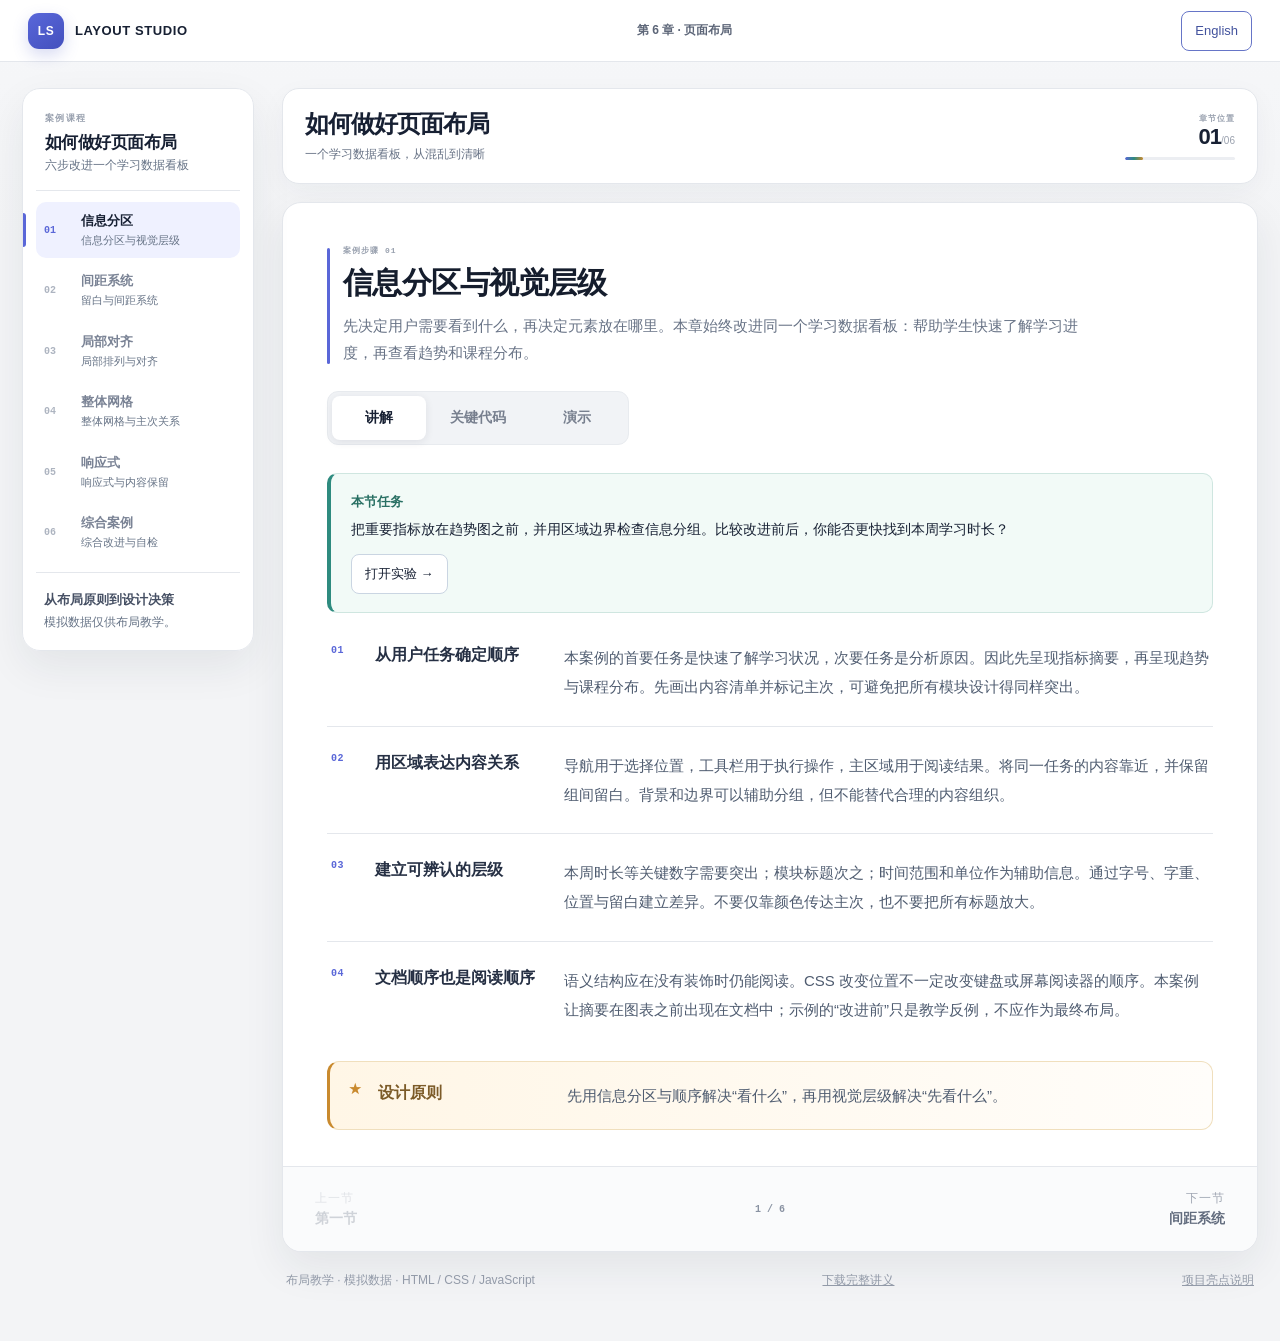
<file: index.html>
<!doctype html>
<html lang="zh-CN">
<head>
<meta charset="utf-8"><meta name="viewport" content="width=device-width,initial-scale=1">
<meta name="description" content="通过一个学习数据看板案例，学习信息层级、留白、Flex、Grid与响应式布局。完整中英双语，六节可交互实验。">
<title>页面布局 · Layout Studio</title>
<link rel="stylesheet" href="css/base.css"><link rel="stylesheet" href="css/course.css">
<script defer src="js/content.js"></script><script defer src="js/teaching-notes.js"></script><script defer src="js/main.js"></script>
</head><body><div id="app"></div><noscript>请启用 JavaScript 查看交互课程。Enable JavaScript to use this interactive course.</noscript></body></html>
</file>
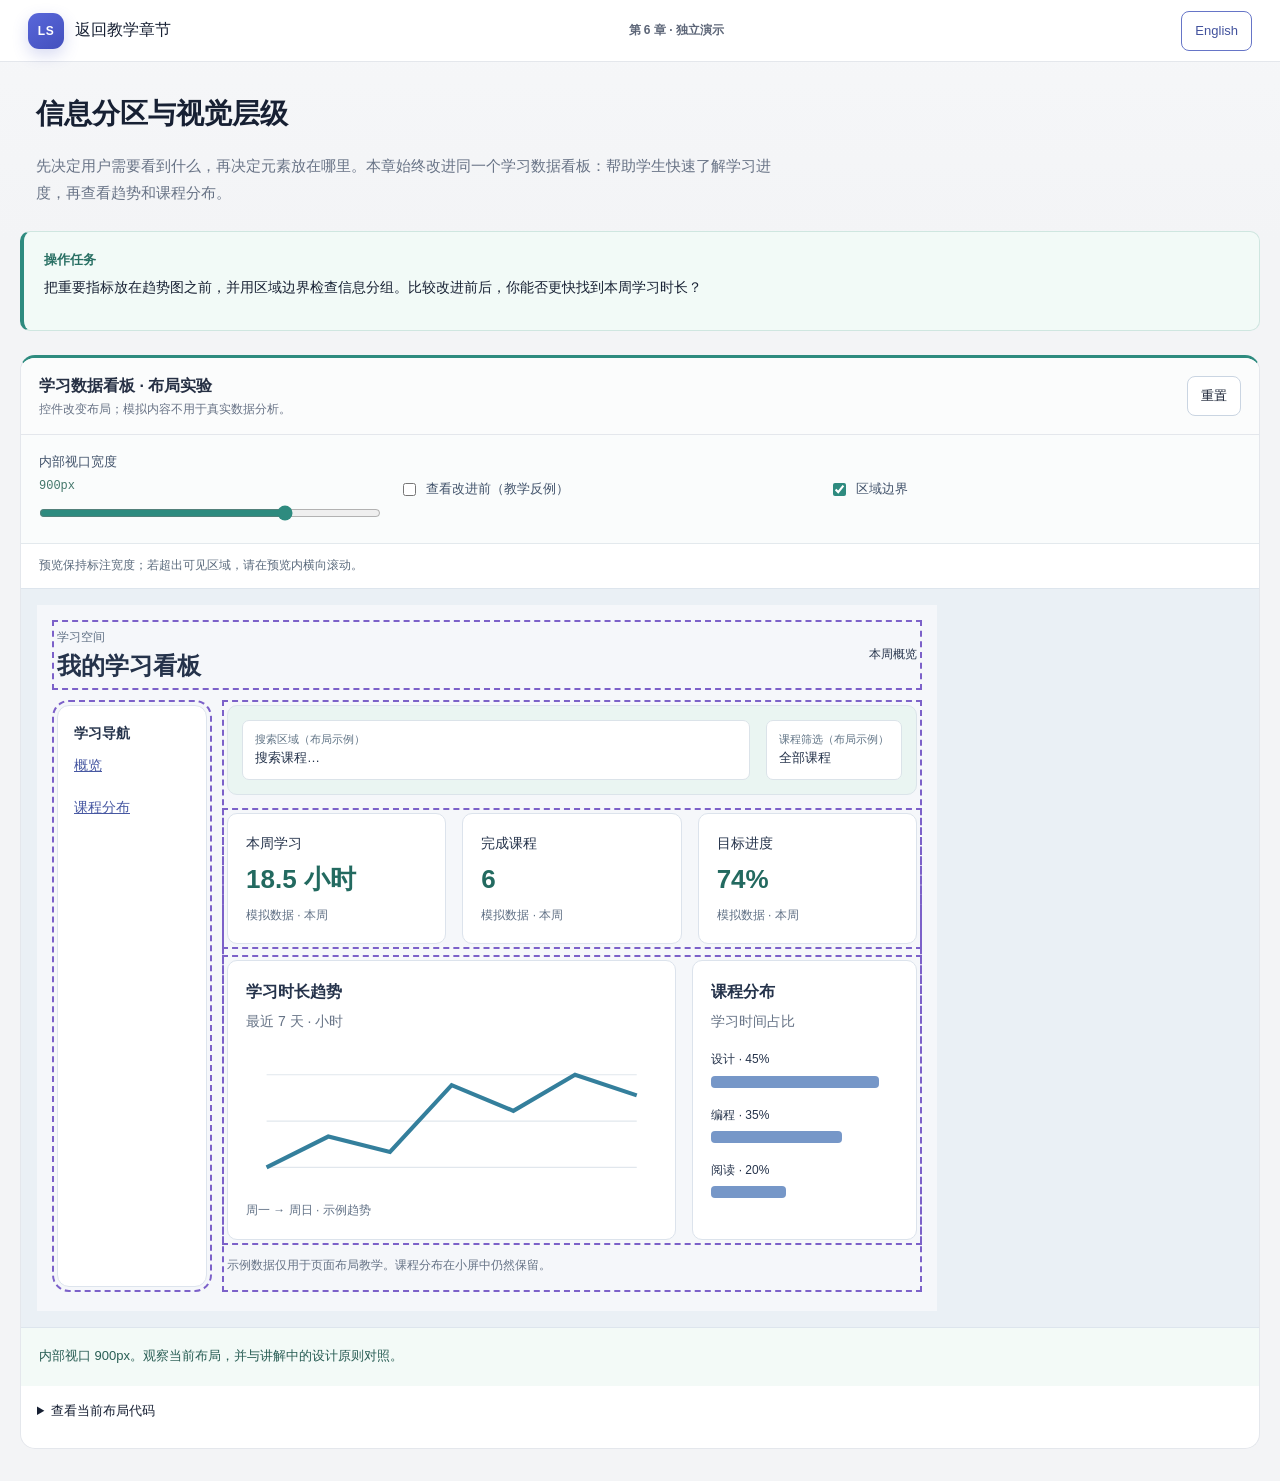
<file: demo/index.html>
<!doctype html><html lang="zh-CN"><head><meta charset="utf-8"><meta name="viewport" content="width=device-width,initial-scale=1"><title>页面布局 · 独立演示</title><link rel="stylesheet" href="../css/base.css"><link rel="stylesheet" href="../css/course.css"><script defer src="../js/content.js"></script><script defer src="../js/teaching-notes.js"></script><script defer src="../js/main.js"></script></head><body data-standalone="true"><div id="app"></div><noscript>请启用 JavaScript / Enable JavaScript.</noscript></body></html>
</file>
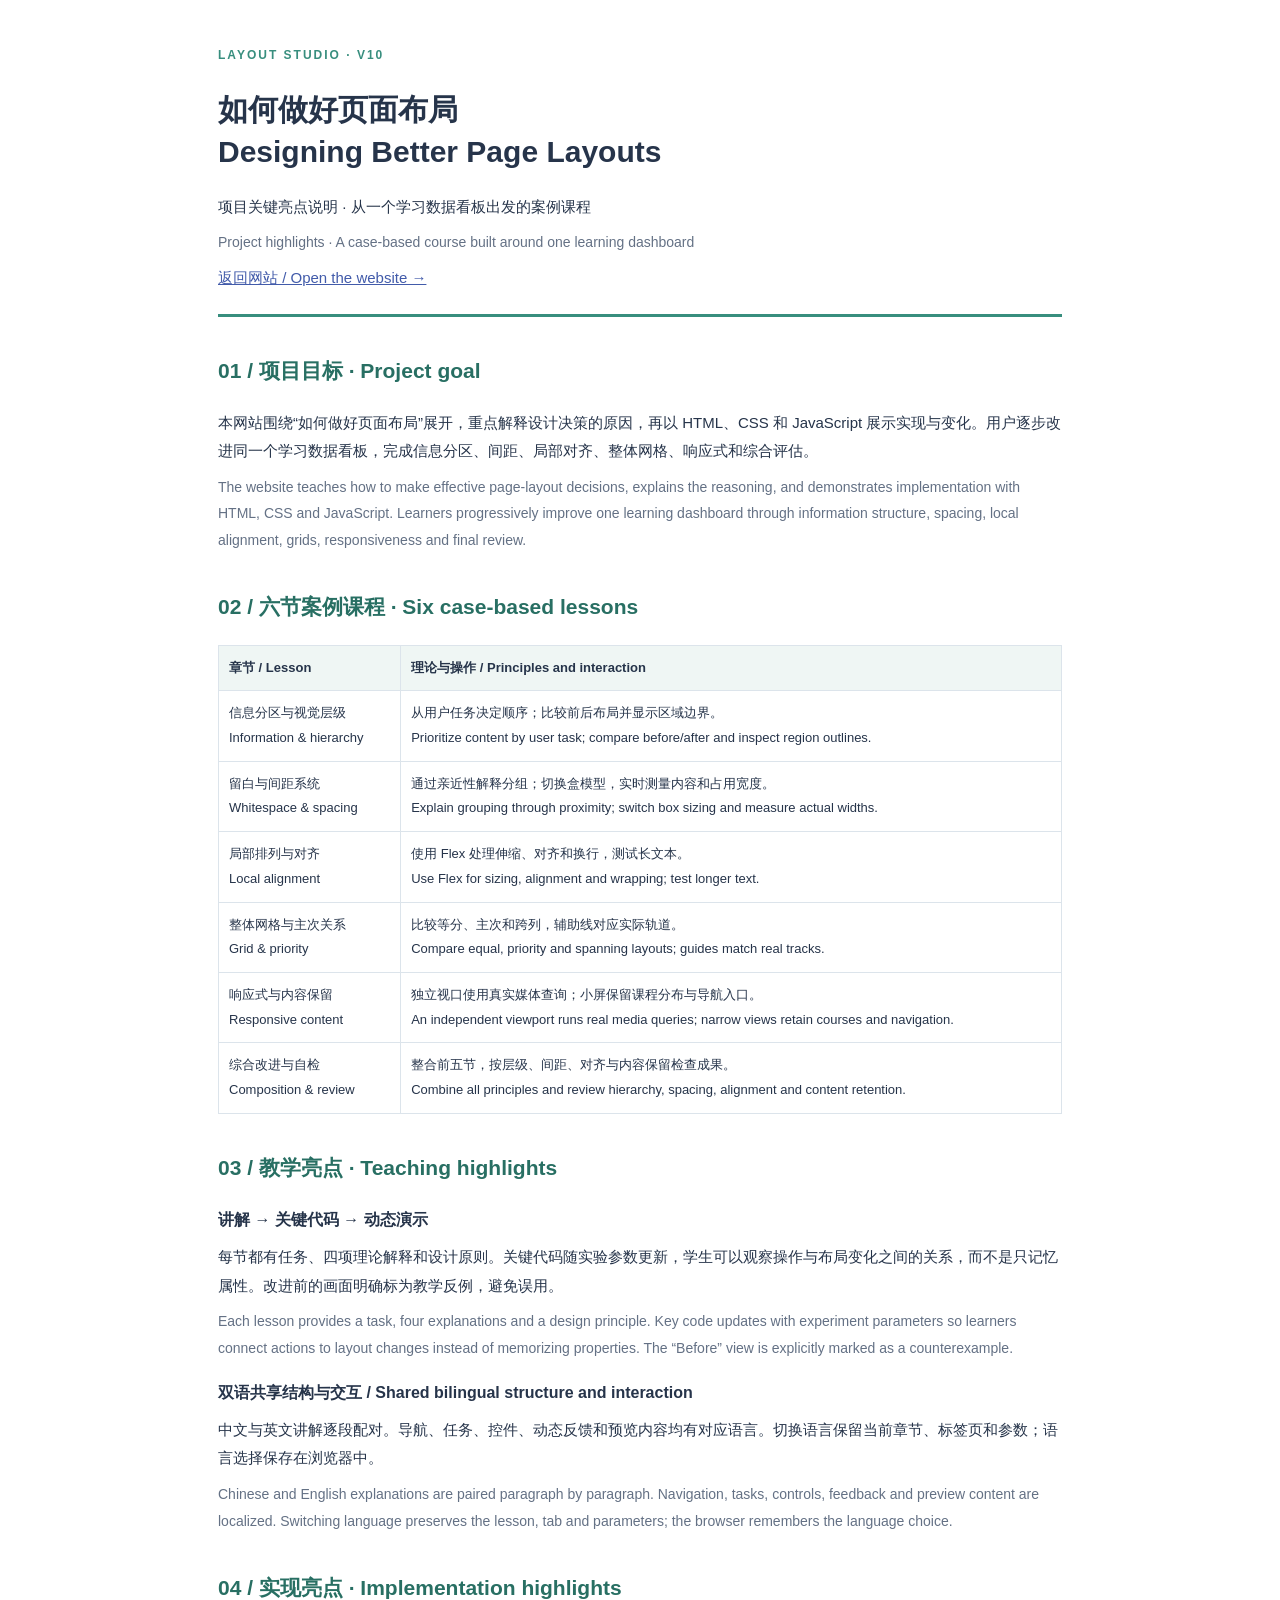
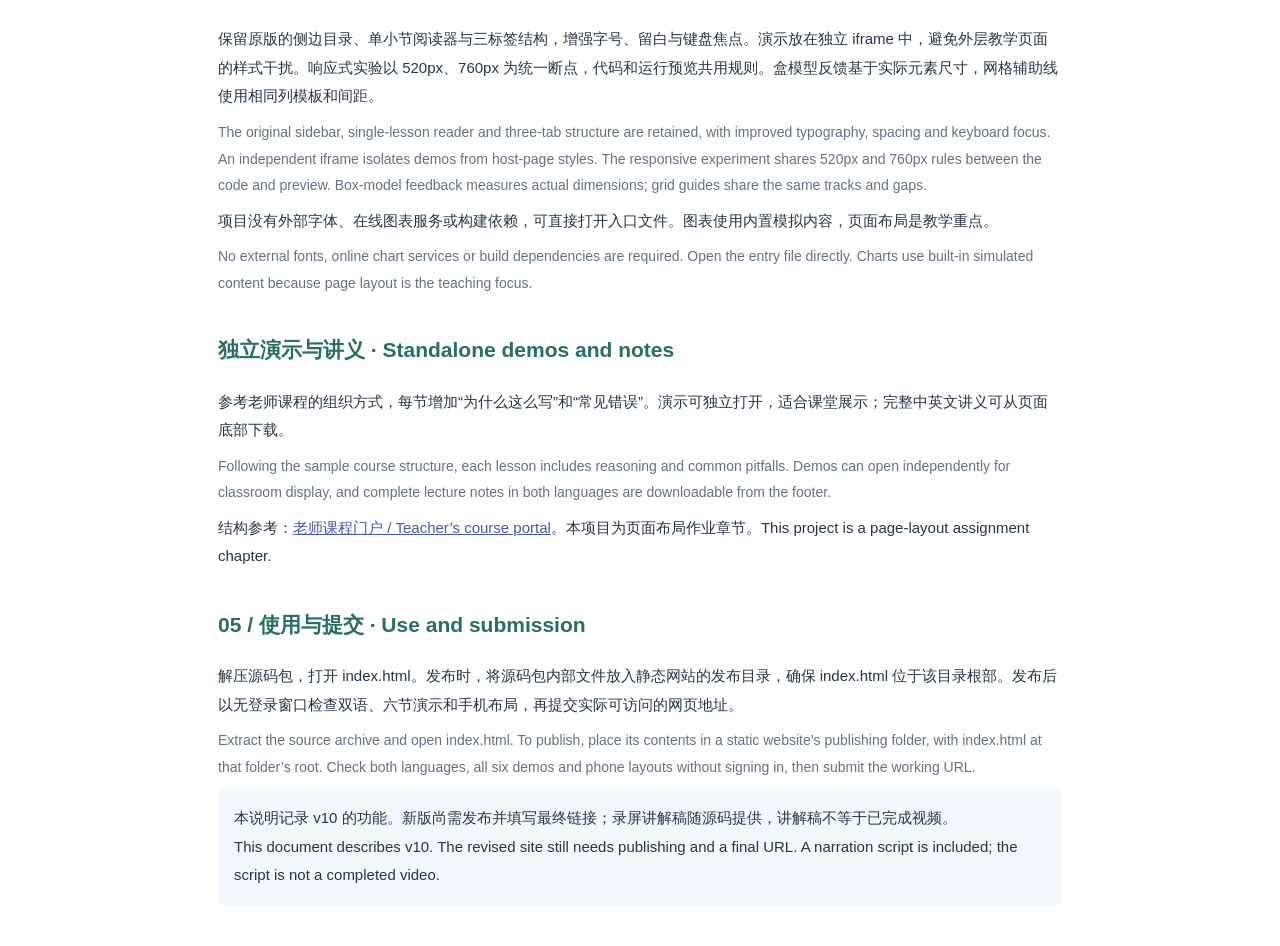
<file: highlights.html>
<!doctype html><html lang="zh-CN"><head><meta charset="utf-8"><meta name="viewport" content="width=device-width,initial-scale=1"><title>Layout Studio · 项目亮点说明</title><style>
*{box-sizing:border-box}body{max-width:900px;margin:40px auto;padding:0 28px;font:15px/1.9 'Segoe UI','Microsoft YaHei',sans-serif;color:#26344a}header{border-bottom:3px solid #388e7e;padding-bottom:22px}h1{font-size:30px;line-height:1.4}h2{font-size:21px;margin-top:34px;color:#286f63}h3{font-size:16px;margin-bottom:4px}p{margin:8px 0}.en{color:#647185;font-size:14px}table{width:100%;border-collapse:collapse;font-size:13px}td,th{border:1px solid #dce4eb;padding:10px;text-align:left;vertical-align:top}th{background:#eff6f4}a{color:#425baa}section{break-inside:avoid}.tag{color:#388e7e;font-weight:700;font-size:12px;letter-spacing:2px}.note{padding:16px;background:#f2f7fa;border-radius:8px}@media print{body{margin:0;max-width:none;font-size:11pt}.en{font-size:10pt}h2{margin-top:20px}a{color:inherit}header a{display:none}@page{size:A4;margin:18mm}}
</style></head><body><header><span class="tag">LAYOUT STUDIO · V10</span><h1>如何做好页面布局<br><span lang="en">Designing Better Page Layouts</span></h1><p>项目关键亮点说明 · 从一个学习数据看板出发的案例课程</p><p class="en" lang="en">Project highlights · A case-based course built around one learning dashboard</p><a href="index.html">返回网站 / Open the website →</a></header>
<section><h2>01 / 项目目标 · Project goal</h2><p>本网站围绕“如何做好页面布局”展开，重点解释设计决策的原因，再以 HTML、CSS 和 JavaScript 展示实现与变化。用户逐步改进同一个学习数据看板，完成信息分区、间距、局部对齐、整体网格、响应式和综合评估。</p><p class="en" lang="en">The website teaches how to make effective page-layout decisions, explains the reasoning, and demonstrates implementation with HTML, CSS and JavaScript. Learners progressively improve one learning dashboard through information structure, spacing, local alignment, grids, responsiveness and final review.</p></section>
<section><h2>02 / 六节案例课程 · Six case-based lessons</h2><table><thead><tr><th>章节 / Lesson</th><th>理论与操作 / Principles and interaction</th></tr></thead><tbody>
<tr><td>信息分区与视觉层级<br>Information & hierarchy</td><td>从用户任务决定顺序；比较前后布局并显示区域边界。<br>Prioritize content by user task; compare before/after and inspect region outlines.</td></tr>
<tr><td>留白与间距系统<br>Whitespace & spacing</td><td>通过亲近性解释分组；切换盒模型，实时测量内容和占用宽度。<br>Explain grouping through proximity; switch box sizing and measure actual widths.</td></tr>
<tr><td>局部排列与对齐<br>Local alignment</td><td>使用 Flex 处理伸缩、对齐和换行，测试长文本。<br>Use Flex for sizing, alignment and wrapping; test longer text.</td></tr>
<tr><td>整体网格与主次关系<br>Grid & priority</td><td>比较等分、主次和跨列，辅助线对应实际轨道。<br>Compare equal, priority and spanning layouts; guides match real tracks.</td></tr>
<tr><td>响应式与内容保留<br>Responsive content</td><td>独立视口使用真实媒体查询；小屏保留课程分布与导航入口。<br>An independent viewport runs real media queries; narrow views retain courses and navigation.</td></tr>
<tr><td>综合改进与自检<br>Composition & review</td><td>整合前五节，按层级、间距、对齐与内容保留检查成果。<br>Combine all principles and review hierarchy, spacing, alignment and content retention.</td></tr>
</tbody></table></section>
<section><h2>03 / 教学亮点 · Teaching highlights</h2><h3>讲解 → 关键代码 → 动态演示</h3><p>每节都有任务、四项理论解释和设计原则。关键代码随实验参数更新，学生可以观察操作与布局变化之间的关系，而不是只记忆属性。改进前的画面明确标为教学反例，避免误用。</p><p class="en" lang="en">Each lesson provides a task, four explanations and a design principle. Key code updates with experiment parameters so learners connect actions to layout changes instead of memorizing properties. The “Before” view is explicitly marked as a counterexample.</p><h3>双语共享结构与交互 / Shared bilingual structure and interaction</h3><p>中文与英文讲解逐段配对。导航、任务、控件、动态反馈和预览内容均有对应语言。切换语言保留当前章节、标签页和参数；语言选择保存在浏览器中。</p><p class="en" lang="en">Chinese and English explanations are paired paragraph by paragraph. Navigation, tasks, controls, feedback and preview content are localized. Switching language preserves the lesson, tab and parameters; the browser remembers the language choice.</p></section>
<section><h2>04 / 实现亮点 · Implementation highlights</h2><p>保留原版的侧边目录、单小节阅读器与三标签结构，增强字号、留白与键盘焦点。演示放在独立 iframe 中，避免外层教学页面的样式干扰。响应式实验以 520px、760px 为统一断点，代码和运行预览共用规则。盒模型反馈基于实际元素尺寸，网格辅助线使用相同列模板和间距。</p><p class="en" lang="en">The original sidebar, single-lesson reader and three-tab structure are retained, with improved typography, spacing and keyboard focus. An independent iframe isolates demos from host-page styles. The responsive experiment shares 520px and 760px rules between the code and preview. Box-model feedback measures actual dimensions; grid guides share the same tracks and gaps.</p><p>项目没有外部字体、在线图表服务或构建依赖，可直接打开入口文件。图表使用内置模拟内容，页面布局是教学重点。</p><p class="en" lang="en">No external fonts, online chart services or build dependencies are required. Open the entry file directly. Charts use built-in simulated content because page layout is the teaching focus.</p></section>
<section><h2>独立演示与讲义 · Standalone demos and notes</h2><p>参考老师课程的组织方式，每节增加“为什么这么写”和“常见错误”。演示可独立打开，适合课堂展示；完整中英文讲义可从页面底部下载。</p><p class="en" lang="en">Following the sample course structure, each lesson includes reasoning and common pitfalls. Demos can open independently for classroom display, and complete lecture notes in both languages are downloadable from the footer.</p><p>结构参考：<a href="https://cinger007.github.io/vis/">老师课程门户 / Teacher’s course portal</a>。本项目为页面布局作业章节。<span lang="en">This project is a page-layout assignment chapter.</span></p></section><section><h2>05 / 使用与提交 · Use and submission</h2><p>解压源码包，打开 index.html。发布时，将源码包内部文件放入静态网站的发布目录，确保 index.html 位于该目录根部。发布后以无登录窗口检查双语、六节演示和手机布局，再提交实际可访问的网页地址。</p><p class="en" lang="en">Extract the source archive and open index.html. To publish, place its contents in a static website’s publishing folder, with index.html at that folder’s root. Check both languages, all six demos and phone layouts without signing in, then submit the working URL.</p><div class="note">本说明记录 v10 的功能。新版尚需发布并填写最终链接；录屏讲解稿随源码提供，讲解稿不等于已完成视频。<br><span lang="en">This document describes v10. The revised site still needs publishing and a final URL. A narration script is included; the script is not a completed video.</span></div></section></body></html>
</file>
<file: css/base.css>
:root{
  --bg:#f3f4f6;
  --paper:#fff;
  --ink:#172033;
  --ink-2:#2a3448;
  --muted:#687386;
  --subtle:#99a1af;
  --line:#e4e7ec;
  --line-strong:#d8dde6;
  --indigo:#5a67d8;
  --indigo-soft:#eff1ff;
  --teal:#2e8b7f;
  --teal-soft:#eaf7f4;
  --amber:#c98a2e;
  --amber-soft:#fff6e6;
  --violet:#7c61c9;
  --violet-soft:#f4f0ff;
  --rose:#ad657d;
  --rose-soft:#fbf0f4;
  --cyan:#347f9c;
  --cyan-soft:#eaf5f9;
  --shadow:0 16px 42px rgba(31,39,58,.075);
  --sans:"Segoe UI Variable","Segoe UI","PingFang SC","Microsoft YaHei UI","Microsoft YaHei",Arial,sans-serif;
  --display:"Aptos Display","Segoe UI Variable Display","Segoe UI","PingFang SC","Microsoft YaHei UI",sans-serif;
  --mono:"Cascadia Code","JetBrains Mono","SFMono-Regular",Consolas,monospace;
}
*{box-sizing:border-box}
html{scroll-behavior:smooth}
body{margin:0;background:linear-gradient(180deg,#f6f7f9 0,#f3f4f6 240px);color:var(--ink);font-family:var(--sans);-webkit-font-smoothing:antialiased;text-rendering:optimizeLegibility}
button,select,input{font:inherit}
button{color:inherit}
a{color:inherit;text-decoration:none}
[hidden]{display:none!important}

.topbar{position:sticky;top:0;z-index:50;height:62px;display:grid;grid-template-columns:auto 1fr auto;align-items:center;gap:24px;padding:0 28px;background:rgba(255,255,255,.94);border-bottom:1px solid var(--line);backdrop-filter:blur(14px)}
.brand{display:flex;align-items:center;gap:11px;min-width:max-content}
.brand-mark{display:grid;place-items:center;width:36px;height:36px;border-radius:11px;background:linear-gradient(145deg,#5967da,#4350bd);color:#fff;font-size:12px;font-weight:850;letter-spacing:.05em;box-shadow:0 6px 16px rgba(75,88,194,.22)}
.brand-copy{display:flex;align-items:baseline;gap:8px}.brand-copy strong{font-size:13px;letter-spacing:.045em}.brand-copy small{font-size:9px;letter-spacing:.14em;color:var(--subtle);font-weight:750}
.top-chapter{text-align:center;color:#5d6678;font-size:12px;font-weight:700}.top-actions{display:flex;align-items:center;gap:17px;font-size:11px;color:var(--muted)}.top-actions a:hover{color:var(--ink)}
.status-dot{padding:6px 9px;border-radius:999px;background:var(--teal-soft);color:var(--teal);font-weight:800}

.course-shell{width:min(1320px,calc(100% - 44px));margin:0 auto;padding:26px 0 50px;display:grid;grid-template-columns:232px minmax(0,1fr);gap:28px;align-items:start}.workspace{min-width:0}
.chapter-nav{position:sticky;top:88px;padding:18px 13px 15px;background:rgba(255,255,255,.94);border:1px solid var(--line);border-radius:18px;box-shadow:var(--shadow)}
.chapter-nav-head{padding:5px 9px 16px;border-bottom:1px solid var(--line)}.chapter-nav-head>span{display:block;color:var(--subtle);font:800 9px var(--mono);letter-spacing:.16em}.chapter-nav-head h2{margin:7px 0 2px;font:760 17px/1.35 var(--display);letter-spacing:-.03em}.chapter-nav-head p{margin:0;color:var(--subtle);font-size:10px}
.lesson-nav{display:flex;flex-direction:column;gap:4px;padding:11px 0}.side-link{--tone:var(--indigo);--tone-soft:var(--indigo-soft);position:relative;display:grid;grid-template-columns:30px 1fr;align-items:center;gap:7px;padding:10px 8px;border-radius:10px;color:#7a8395;transition:.18s ease}.side-link.tone-2{--tone:var(--teal);--tone-soft:var(--teal-soft)}.side-link.tone-3{--tone:var(--amber);--tone-soft:var(--amber-soft)}.side-link.tone-4{--tone:var(--violet);--tone-soft:var(--violet-soft)}.side-link.tone-5{--tone:var(--rose);--tone-soft:var(--rose-soft)}.side-link.tone-6{--tone:var(--cyan);--tone-soft:var(--cyan-soft)}
.side-link::before{content:"";position:absolute;left:-13px;top:11px;bottom:11px;width:3px;border-radius:0 3px 3px 0;background:transparent}.side-link:hover{background:#f7f8fa;color:var(--ink-2)}.side-link.active{background:var(--tone-soft);color:var(--ink)}.side-link.active::before{background:var(--tone)}.side-index{font:800 10px var(--mono);color:#adb4c0}.side-link.active .side-index{color:var(--tone)}.side-link b,.side-link small{display:block}.side-link b{font-size:11px;font-weight:780}.side-link small{margin-top:2px;font-size:10px;color:#9299a7;font-weight:500}
.side-note{padding:13px 8px 3px;border-top:1px solid var(--line)}.side-note span{display:block;color:var(--subtle);font:800 8px var(--mono);letter-spacing:.12em}.side-note strong{display:block;margin-top:5px;font-size:11px;color:#465064}.side-note p{margin:4px 0 0;font-size:9px;line-height:1.6;color:#9aa1af}

.chapter-strip{display:grid;grid-template-columns:minmax(230px,.85fr) minmax(500px,1.55fr) 108px;align-items:center;gap:22px;min-height:96px;margin-bottom:18px;padding:18px 22px;background:var(--paper);border:1px solid var(--line);border-radius:17px;box-shadow:0 8px 26px rgba(34,42,61,.045)}
.strip-title{display:flex;align-items:center;gap:13px;min-width:0}.strip-kicker{writing-mode:vertical-rl;transform:rotate(180deg);font:800 8px var(--mono);letter-spacing:.16em;color:var(--subtle)}.strip-title h1{margin:0;font:760 21px/1.15 var(--display);letter-spacing:-.04em}.strip-title p{margin:4px 0 0;color:var(--muted);font-size:10px}
.roadmap{display:flex;align-items:center;justify-content:center;min-width:0}.roadmap-step{--tone:var(--indigo);border:0;background:transparent;padding:5px 3px;display:flex;align-items:center;gap:5px;cursor:pointer;color:#8b93a3;white-space:nowrap}.roadmap-step:nth-of-type(2){--tone:var(--teal)}.roadmap-step:nth-of-type(3){--tone:var(--amber)}.roadmap-step:nth-of-type(4){--tone:var(--violet)}.roadmap-step:nth-of-type(5){--tone:var(--rose)}.roadmap-step:nth-of-type(6){--tone:var(--cyan)}.roadmap-step b{display:grid;place-items:center;width:23px;height:23px;border-radius:7px;background:#f3f4f6;font:800 9px var(--mono);transition:.18s}.roadmap-step span{font-size:10px;font-weight:750}.roadmap-step.active{color:var(--ink)}.roadmap-step.active b{background:var(--tone);color:white;box-shadow:0 4px 12px color-mix(in srgb,var(--tone) 24%,transparent)}.roadmap>i{width:14px;height:1px;background:#dfe3e9;flex:0 1 14px}
.strip-progress{text-align:right}.strip-progress>span{display:block;color:var(--subtle);font:800 8px var(--mono);letter-spacing:.12em}.strip-progress strong{font:760 22px var(--display);letter-spacing:-.04em}.strip-progress em{font-style:normal;color:#9aa1ae;font-size:10px}.progress-track{height:3px;margin-top:7px;background:#eceef2;border-radius:999px;overflow:hidden}.progress-track i{display:block;height:100%;width:16.66%;background:linear-gradient(90deg,var(--indigo),var(--teal),var(--amber));border-radius:inherit;transition:width .25s ease}

.lesson-reader{overflow:hidden;background:var(--paper);border:1px solid var(--line);border-radius:19px;box-shadow:var(--shadow)}.lesson-section{--accent:var(--indigo);--accent-soft:var(--indigo-soft);display:none!important;padding:42px 44px 36px;min-height:640px;animation:readerIn .22s ease both}.lesson-section[data-section="62"]{--accent:var(--teal);--accent-soft:var(--teal-soft)}.lesson-section[data-section="63"]{--accent:var(--amber);--accent-soft:var(--amber-soft)}.lesson-section[data-section="64"]{--accent:var(--violet);--accent-soft:var(--violet-soft)}.lesson-section[data-section="65"]{--accent:var(--rose);--accent-soft:var(--rose-soft)}.lesson-section[data-section="66"]{--accent:var(--cyan);--accent-soft:var(--cyan-soft)}.lesson-section.active-section{display:block!important}@keyframes readerIn{from{opacity:.45;transform:translateY(5px)}to{opacity:1;transform:none}}
.lesson-head{position:relative;padding-left:16px;margin-bottom:25px}.lesson-head::before{content:"";position:absolute;left:0;top:3px;bottom:2px;width:3px;border-radius:3px;background:var(--accent)}.lesson-overline{display:flex;align-items:center;gap:8px;margin-bottom:7px;color:var(--subtle);font:800 8px var(--mono);letter-spacing:.13em}.lesson-overline b{display:grid;place-items:center;min-width:27px;height:21px;padding:0 6px;border-radius:6px;background:var(--accent-soft);color:var(--accent);font:800 9px var(--mono);letter-spacing:0}.lesson-head h2{display:inline-block;margin:0;font:780 31px/1.12 var(--display);letter-spacing:-.047em;color:#151d2d}.lesson-subtitle{display:inline-block;margin-left:9px;color:var(--accent);font:700 10px var(--mono);letter-spacing:.02em;vertical-align:5px}.lesson-head>p{max-width:760px;margin:10px 0 0;color:var(--muted);font-size:13px;line-height:1.8}
.tabs{display:inline-grid;grid-template-columns:repeat(3,max-content);gap:5px;margin-bottom:28px;padding:4px;background:#f1f3f6;border:1px solid #e8ebef;border-radius:11px}.tab{display:flex;align-items:center;gap:6px;min-width:94px;justify-content:center;border:0;border-radius:8px;padding:9px 13px;background:transparent;color:#777f8e;cursor:pointer;font-size:12px;font-weight:730;transition:.18s}.tab span{font:800 8px var(--mono);color:#a5acb8}.tab:hover{color:var(--ink)}.tab.active{background:white;color:var(--ink);box-shadow:0 2px 8px rgba(29,37,54,.09)}.tab.active span{color:var(--accent)}.tab-panel{display:none}.tab-panel.active{display:block;animation:panelIn .18s ease both}@keyframes panelIn{from{opacity:.45}to{opacity:1}}

.theory-grid{counter-reset:lessonpoint}.theory-grid article{counter-increment:lessonpoint;position:relative;display:grid;grid-template-columns:205px 1fr;gap:30px;padding:24px 4px 24px 48px;border-top:1px solid var(--line)}.theory-grid article:first-child{border-top:0;padding-top:6px}.theory-grid article::before{content:"0" counter(lessonpoint);position:absolute;left:4px;top:26px;color:var(--accent);font:800 10px var(--mono);letter-spacing:.05em}.theory-grid article:first-child::before{top:8px}.theory-grid h3{margin:0;font:740 15px/1.5 var(--display);color:#263044}.theory-grid p{margin:0;color:#657084;font-size:13px;line-height:1.9}.theory-grid p+p{margin-top:8px}.theory-grid strong{color:#334057}.theory-grid code{font-family:var(--mono);font-size:11px;color:#5d58a8;background:#f4f2fb;padding:2px 5px;border-radius:5px}.micro-note{padding-left:12px;border-left:2px solid color-mix(in srgb,var(--accent) 34%,#dfe3e8);color:#8991a0!important;font-size:11.5px!important}.theory-grid .key-card{counter-increment:none;margin-top:13px;padding:19px 20px 19px 48px;border:1px solid #f0dfbd;border-left:3px solid var(--amber);border-radius:12px;background:linear-gradient(90deg,var(--amber-soft),#fffdfa);grid-template-columns:205px 1fr}.theory-grid .key-card::before{content:"★";left:19px;top:19px;color:var(--amber);font-size:12px}.theory-grid .key-card h3{color:#7c5b28}

.code-intro{display:grid;grid-template-columns:155px 1fr;gap:6px 22px;margin-bottom:15px;padding:0 3px}.code-intro span{grid-row:1/3;align-self:start;padding-top:4px;font:800 8px var(--mono);letter-spacing:.13em;color:var(--violet)}.code-intro h3{margin:0;font:740 16px var(--display)}.code-intro p{margin:0;color:var(--muted);font-size:12px;line-height:1.7}pre{position:relative;margin:0;overflow:auto;padding:23px 25px;border-radius:14px;background:#1c2230;color:#e8edf5;border:1px solid #282f40;box-shadow:inset 0 1px 0 rgba(255,255,255,.035);font:12px/1.88 var(--mono)}pre::before{content:"CODE";position:absolute;right:14px;top:12px;color:#687188;font:800 8px var(--mono);letter-spacing:.15em}.code-notes{display:grid;grid-template-columns:1fr 1fr;gap:12px;margin-top:14px}.code-notes article{padding:14px 15px;border:1px solid var(--line);border-radius:11px;background:#fbfcfd}.code-notes b{font-size:11px;color:#344055}.code-notes p{margin:5px 0 0;color:#7d8696;font-size:11px;line-height:1.65}.code-notes code{font-family:var(--mono);font-size:10px}

.demo-card{overflow:hidden;border:1px solid var(--line);border-radius:15px;background:white;border-top:3px solid var(--teal)}.demo-title{display:flex;align-items:center;justify-content:space-between;gap:14px;padding:15px 18px;border-bottom:1px solid var(--line);background:#fbfcfc}.demo-title>div:first-child{display:flex;flex-direction:column}.demo-title span{font:800 8px var(--mono);letter-spacing:.14em;color:var(--teal)}.demo-title strong{margin-top:3px;font-size:14px;color:#263044}.demo-title small{margin-top:3px;color:var(--muted);font-size:11px}.metric-badge{padding:7px 10px;border:1px solid #dbe6e4;border-radius:999px;background:var(--teal-soft);color:var(--teal);font:800 10px var(--mono);white-space:nowrap}
.control-row{display:flex;align-items:center;gap:14px;padding:13px 18px;border-bottom:1px solid var(--line);background:#fbfcfc}.control-row label,.control-grid label{color:var(--muted);font-size:11px;font-weight:720}.control-row label{display:flex;align-items:center;gap:8px}.control-row select,.control-grid select{border:1px solid #d7dce3;border-radius:8px;padding:7px 26px 7px 9px;background:#fff;color:var(--ink);outline:none}.control-row select:focus,.control-grid select:focus{border-color:#8abdb6;box-shadow:0 0 0 3px rgba(46,139,127,.08)}.check-control{display:inline-flex!important;align-items:center!important;gap:7px!important;cursor:pointer}.check-control input{accent-color:var(--teal)}
.control-grid{display:grid;gap:10px;padding:14px 18px;border-bottom:1px solid var(--line);background:#fbfcfc}.control-grid.four{grid-template-columns:repeat(4,1fr)}.control-grid.five{grid-template-columns:repeat(5,1fr)}.control-grid label{display:flex;flex-direction:column;gap:7px}.control-grid label>b{color:#455066;font:800 10px var(--mono)}input[type="range"]{width:100%;accent-color:var(--teal)}
.live-code{display:block;margin:0 18px 18px;padding:10px 12px;border-radius:9px;background:#f6f7f9;border:1px solid var(--line);color:#5f6879;font:10px/1.65 var(--mono);overflow:auto}.formula-line{text-align:center;padding:0 18px 18px;color:#6f788b;font:800 11px var(--mono)}

/* 6.1 structure demo */
.layout-demo-pad{padding:18px;background:linear-gradient(180deg,#fff,#fafbfc)}.mock-page{max-width:780px;min-height:390px;margin:0 auto;display:grid;grid-template-columns:150px minmax(0,1fr);grid-template-rows:58px 1fr 42px;grid-template-areas:"header header" "nav main" "footer footer";gap:10px;padding:10px;border-radius:14px;background:#eef1f4;transition:.22s ease}.mock-page.sidebar-right{grid-template-columns:minmax(0,1fr) 150px;grid-template-areas:"header header" "main nav" "footer footer"}.mock-page.no-sidebar{grid-template-columns:1fr;grid-template-areas:"header" "main" "footer"}.mock-page.no-sidebar nav{display:none}.mock-page>header,.mock-page>nav,.mock-page>main,.mock-page>footer{position:relative;border-radius:9px;background:#fff;border:1px solid #dfe4e9;color:#526075}.mock-page>header{grid-area:header;display:flex;align-items:center;justify-content:space-between;padding:0 16px}.mock-page>nav{grid-area:nav;padding:15px}.mock-page>main{grid-area:main;padding:17px}.mock-page>footer{grid-area:footer;display:flex;align-items:center;justify-content:space-between;padding:0 14px}.mock-page>header>span,.mock-page>nav>span,.mock-page>main>span,.mock-page>footer>span{font:800 8px var(--mono);letter-spacing:.12em;color:#a2aab7}.mock-page b{font-size:11px}.mock-page nav i{display:block;height:8px;margin-top:12px;border-radius:999px;background:#edf0f3}.mock-page nav i:nth-of-type(2){width:72%}.mock-page nav i:nth-of-type(3){width:84%}.mock-page main section>p{height:8px;margin:11px 0;border-radius:999px;background:#eef1f4}.mock-page main section>p:nth-of-type(2){width:72%}.mock-chart{height:180px;margin-top:18px;border-radius:8px;background:linear-gradient(180deg,#f2f5ff,#eef7f5);position:relative;overflow:hidden}.mock-chart::before{content:"";position:absolute;left:8%;right:8%;bottom:18%;height:42%;background:linear-gradient(135deg,transparent 0 12%,rgba(90,103,216,.35) 12% 14%,transparent 14% 28%,rgba(90,103,216,.35) 28% 30%,transparent 30% 46%,rgba(46,139,127,.35) 46% 48%,transparent 48% 62%,rgba(46,139,127,.35) 62% 64%,transparent 64%)}.mock-page.wireframe>*{outline:2px dashed rgba(90,103,216,.34);outline-offset:-5px}.mock-page.wireframe>nav{outline-color:rgba(201,138,46,.42)}.mock-page.wireframe>main{outline-color:rgba(46,139,127,.4)}

/* 6.2 box model demo */
.box-demo-stage{min-height:360px;display:grid;place-items:center;padding:26px 12px;background:repeating-linear-gradient(0deg,#fbfcfc 0,#fbfcfc 31px,#f3f5f7 32px),repeating-linear-gradient(90deg,transparent 0,transparent 31px,#f3f5f7 32px)}.box-margin-shell{max-width:100%;background:rgba(201,138,46,.14);border:1px dashed rgba(201,138,46,.55);transition:.12s}.box-border-layer{max-width:100%;border-style:solid;border-color:#7c61c9;background:#7c61c9;transition:.12s}.box-padding-layer{max-width:100%;background:#dff1ec;transition:.12s}.box-content-layer{max-width:100%;height:120px;display:grid;place-items:center;background:#fff;color:#4f5d72;border:1px solid #dfe4e9;font:800 11px var(--mono);letter-spacing:.12em;transition:.12s}

/* 6.3 flex demo */
.flex-demo-wrap{padding:18px;background:#fbfcfc}.flex-stage{min-height:310px;padding:18px;border:1px dashed #d7dde4;border-radius:12px;background:#fff;display:flex;gap:16px;overflow:auto;transition:.18s}.flex-stage>div{display:grid;place-items:center;flex:0 0 112px;min-height:76px;border-radius:12px;background:linear-gradient(145deg,#fff4dd,#ffe8ba);border:1px solid #f1d7a3;color:#9a6b25;font:800 13px var(--mono);box-shadow:0 5px 14px rgba(153,106,37,.08)}.flex-stage>div:nth-child(2){min-height:126px}.flex-stage>div:nth-child(3){min-height:96px}.flex-stage>div:nth-child(4){min-height:150px}

/* 6.4 grid demo */
.grid-demo-wrap{padding:18px;background:#fbfcfc}.grid-stage{display:grid;gap:16px;min-height:360px;transition:.18s}.grid-stage.preset-equal{grid-template-columns:repeat(3,minmax(0,1fr))}.grid-stage.preset-sidebar{grid-template-columns:minmax(120px,.7fr) 1fr 1fr}.grid-stage.preset-sidebar .grid-cell:first-child{grid-row:span 2}.grid-stage.preset-dashboard{grid-template-columns:repeat(4,minmax(0,1fr))}.grid-stage.preset-dashboard .grid-cell:nth-child(1){grid-column:span 2}.grid-stage.preset-dashboard .grid-cell:nth-child(4){grid-column:span 2}.grid-cell{display:grid;place-items:center;min-height:105px;border-radius:12px;background:linear-gradient(145deg,#f6f1ff,#eee7ff);border:1px solid #ddd3f5;color:#765eb7;font:800 12px var(--mono)}

/* 6.5 responsive demo */
.responsive-control{display:grid;grid-template-columns:auto 1fr auto;gap:12px;align-items:center;padding:12px 18px;border-bottom:1px solid var(--line);background:#fbfcfc}.responsive-control span{font:800 9px var(--mono);color:#9ba3af}.responsive-stage{padding:24px 14px 28px;background:linear-gradient(180deg,#fafbfc,#f4f6f8);overflow:auto}.responsive-frame{width:900px;max-width:100%;margin:0 auto;border:1px solid #cfd6df;border-radius:12px;background:#fff;box-shadow:0 16px 28px rgba(31,39,58,.08);overflow:hidden;transition:width .18s ease}.r-header{height:54px;display:flex;align-items:center;justify-content:space-between;padding:0 16px;border-bottom:1px solid #e5e8ed}.r-header b{font-size:11px}.r-header nav{display:flex;gap:8px}.r-header nav i{width:38px;height:8px;border-radius:999px;background:#e8ebef}.r-shell{display:grid;grid-template-columns:140px 1fr;min-height:360px}.r-shell aside{padding:16px;border-right:1px solid #e5e8ed;background:#fafbfc}.r-shell aside b{font-size:10px}.r-shell aside i{display:block;height:8px;margin-top:13px;border-radius:999px;background:#e9edf1}.r-shell main{min-width:0;padding:18px}.r-hero{display:flex;justify-content:space-between;align-items:end;margin-bottom:14px}.r-hero span{font-size:10px;color:#8d95a3}.r-hero b{font-size:17px}.r-cards{display:grid;grid-template-columns:repeat(3,1fr);gap:10px}.r-cards article{height:68px;padding:12px;border:1px solid #e1e5ea;border-radius:9px}.r-cards article b{font:800 10px var(--mono);color:var(--rose)}.r-cards article i{display:block;width:70%;height:8px;margin-top:12px;border-radius:999px;background:#edf0f3}.r-content{display:grid;grid-template-columns:1.5fr 1fr;gap:10px;margin-top:10px}.r-content>div{height:180px;border:1px solid #e1e5ea;border-radius:9px;background:linear-gradient(180deg,#fff,#fafbfc)}.responsive-frame.mode-tablet .r-shell{grid-template-columns:95px 1fr}.responsive-frame.mode-tablet .r-cards{grid-template-columns:repeat(2,1fr)}.responsive-frame.mode-tablet .r-cards article:last-child{grid-column:1/-1}.responsive-frame.mode-tablet .r-content{grid-template-columns:1fr}.responsive-frame.mode-tablet .r-content>div{height:135px}.responsive-frame.mode-mobile .r-header nav{display:none}.responsive-frame.mode-mobile .r-shell{grid-template-columns:1fr}.responsive-frame.mode-mobile .r-shell aside{display:none}.responsive-frame.mode-mobile .r-shell main{padding:14px}.responsive-frame.mode-mobile .r-hero{align-items:flex-start;flex-direction:column;gap:4px}.responsive-frame.mode-mobile .r-cards{grid-template-columns:1fr}.responsive-frame.mode-mobile .r-cards article:last-child{grid-column:auto}.responsive-frame.mode-mobile .r-content{grid-template-columns:1fr}.responsive-frame.mode-mobile .r-content>div{height:110px}

/* 6.6 dashboard demo */
.dashboard-controls{display:flex;align-items:center;justify-content:space-between;gap:16px;padding:12px 18px;border-bottom:1px solid var(--line);background:#fbfcfc}.segmented{display:flex;gap:4px;padding:3px;border-radius:9px;background:#eef1f4}.segmented button{border:0;background:transparent;border-radius:7px;padding:7px 12px;font-size:11px;color:#727c8f;cursor:pointer}.segmented button.active{background:#fff;color:var(--ink);box-shadow:0 2px 7px rgba(31,39,58,.09)}.dashboard-preview-stage{padding:24px 14px 28px;background:#f4f6f8;overflow:auto}.dashboard-prototype{position:relative;width:900px;max-width:100%;min-height:470px;margin:0 auto;display:grid;grid-template-columns:150px 1fr;grid-template-rows:54px 1fr;grid-template-areas:"sidebar header" "sidebar main";overflow:hidden;border:1px solid #cfd6df;border-radius:13px;background:#fff;box-shadow:0 16px 28px rgba(31,39,58,.08);transition:width .2s}.dashboard-prototype.tablet{width:680px;grid-template-columns:96px 1fr}.dashboard-prototype.mobile{width:390px;grid-template-columns:1fr;grid-template-rows:54px 1fr;grid-template-areas:"header" "main"}.dashboard-prototype.mobile .dp-sidebar{display:none}.dp-header{grid-area:header;display:flex;align-items:center;gap:14px;padding:0 16px;border-bottom:1px solid #e4e7ec}.dp-header b{font-size:11px}.dp-header span{margin-right:auto;color:#8a93a1;font-size:10px}.dp-header button{border:1px solid #d8dde5;border-radius:7px;background:#fff;padding:6px 9px;color:#5f6878;font-size:9px}.dp-sidebar{grid-area:sidebar;padding:17px 13px;border-right:1px solid #e4e7ec;background:#fafbfc}.dp-sidebar b{font-size:10px}.dp-sidebar i{display:block;height:8px;margin-top:15px;border-radius:999px;background:#e7ebef}.dp-sidebar i:nth-of-type(2){width:78%}.dp-sidebar i:nth-of-type(3){width:88%}.dp-sidebar i:nth-of-type(4){width:64%}.dp-main{grid-area:main;min-width:0;padding:16px}.dp-stats{display:grid;grid-template-columns:repeat(3,1fr);gap:10px}.dp-stats article{padding:12px;border:1px solid #e0e5ea;border-radius:9px}.dp-stats span{display:block;color:#9199a6;font-size:9px}.dp-stats b{display:block;margin-top:4px;font-size:17px}.dp-charts{display:grid;grid-template-columns:1.5fr 1fr;gap:10px;margin-top:10px}.dp-charts article{min-width:0;height:290px;padding:13px;border:1px solid #e0e5ea;border-radius:9px}.dp-charts header{display:flex;align-items:center;justify-content:space-between}.dp-charts header b{font-size:10px}.dp-charts header span{font-size:8px;color:#9aa2ae}.line-skeleton{position:relative;height:220px;margin-top:15px;background:repeating-linear-gradient(0deg,transparent 0,transparent 42px,#eef1f4 43px)}.line-skeleton::before{content:"";position:absolute;left:4%;right:4%;top:20%;bottom:14%;background:linear-gradient(135deg,transparent 0 10%,rgba(52,127,156,.55) 10% 11.5%,transparent 11.5% 26%,rgba(52,127,156,.55) 26% 27.5%,transparent 27.5% 43%,rgba(52,127,156,.55) 43% 44.5%,transparent 44.5% 62%,rgba(52,127,156,.55) 62% 63.5%,transparent 63.5%)}.line-skeleton i{display:none}.bar-skeleton{height:220px;margin-top:15px;display:flex;align-items:end;justify-content:space-around;gap:8px}.bar-skeleton i{width:20%;height:var(--v);border-radius:6px 6px 2px 2px;background:linear-gradient(180deg,#91c5d8,#4a8ba4)}.dashboard-prototype.tablet .dp-charts{grid-template-columns:1fr}.dashboard-prototype.tablet .dp-charts article{height:190px}.dashboard-prototype.tablet .dp-chart-side{display:none}.dashboard-prototype.mobile .dp-main{padding:12px}.dashboard-prototype.mobile .dp-stats{grid-template-columns:1fr 1fr}.dashboard-prototype.mobile .dp-stats article:last-child{grid-column:1/-1}.dashboard-prototype.mobile .dp-charts{grid-template-columns:1fr}.dashboard-prototype.mobile .dp-charts article{height:190px}.dashboard-prototype.mobile .dp-chart-side{display:none}.dashboard-prototype.show-grid::after{content:"";position:absolute;inset:0;pointer-events:none;background-image:linear-gradient(rgba(90,103,216,.1) 1px,transparent 1px),linear-gradient(90deg,rgba(90,103,216,.1) 1px,transparent 1px);background-size:24px 24px;mix-blend-mode:multiply}

.reader-pagination{display:grid;grid-template-columns:1fr auto 1fr;align-items:center;gap:20px;padding:16px 24px;border-top:1px solid var(--line);background:#fafbfc}.page-turn{display:flex;flex-direction:column;gap:3px;border:0;background:transparent;cursor:pointer;padding:7px 8px;color:#626c7e;text-align:left;min-width:0}.page-turn.next{text-align:right;align-items:flex-end}.page-turn span{font-size:9px;letter-spacing:.08em;color:#a0a7b3}.page-turn strong{max-width:260px;white-space:nowrap;overflow:hidden;text-overflow:ellipsis;font-size:12px}.page-turn:hover strong{color:var(--indigo)}.page-turn:disabled{opacity:.28;cursor:not-allowed}.reader-position{display:flex;align-items:center;gap:9px;color:#8992a2;font:800 10px var(--mono)}.reader-position i{display:block;width:34px;height:1px;background:#d8dde4}
footer{display:flex;justify-content:space-between;gap:20px;padding:18px 4px 0;color:#929aa8;font-size:10px}footer>div{display:flex;flex-direction:column}footer strong{color:#5e6879}footer p{margin:0}

@media(max-width:1180px){.chapter-strip{grid-template-columns:1fr 1.55fr 92px}.roadmap-step span{display:none}.roadmap>i{width:20px;flex-basis:20px}}
@media(max-width:1080px){.course-shell{grid-template-columns:1fr;max-width:980px}.chapter-nav{display:none}.top-chapter{display:none}.topbar{grid-template-columns:1fr auto}.chapter-strip{grid-template-columns:1fr 1.45fr 92px}}
@media(max-width:820px){.topbar{height:58px;padding:0 15px}.brand-copy small,.top-actions a{display:none}.course-shell{width:calc(100% - 24px);padding:16px 0 36px}.chapter-strip{grid-template-columns:1fr;padding:17px 18px}.roadmap{justify-content:flex-start;overflow-x:auto;padding:2px 0}.roadmap-step span{display:inline}.strip-progress{display:none}.lesson-reader{border-radius:14px}.lesson-section{padding:28px 20px;min-height:0}.lesson-head h2{font-size:25px}.lesson-subtitle{display:block;margin:6px 0 0;vertical-align:0}.tabs{display:grid;grid-template-columns:repeat(3,1fr);width:100%}.tab{min-width:0;padding:9px 8px}.theory-grid article,.theory-grid .key-card{grid-template-columns:1fr;gap:8px;padding:20px 4px 20px 38px}.theory-grid article::before{left:3px;top:22px}.theory-grid article:first-child::before{top:8px}.theory-grid .key-card{padding:17px 16px 17px 40px}.theory-grid .key-card::before{left:15px;top:17px}.code-intro{grid-template-columns:1fr}.code-intro span{grid-row:auto}.code-notes{grid-template-columns:1fr}pre{padding:20px;font-size:11px}.demo-title{align-items:flex-start;flex-direction:column}.control-row{align-items:flex-start;flex-wrap:wrap}.control-grid.four,.control-grid.five{grid-template-columns:1fr 1fr}.mock-page{grid-template-columns:105px minmax(0,1fr)}.mock-page.sidebar-right{grid-template-columns:minmax(0,1fr) 105px}.grid-stage.preset-equal,.grid-stage.preset-sidebar,.grid-stage.preset-dashboard{grid-template-columns:1fr 1fr}.grid-stage.preset-sidebar .grid-cell:first-child,.grid-stage.preset-dashboard .grid-cell:nth-child(1),.grid-stage.preset-dashboard .grid-cell:nth-child(4){grid-column:auto;grid-row:auto}.dashboard-controls{align-items:flex-start;flex-direction:column}.reader-pagination{grid-template-columns:1fr 1fr}.reader-position{display:none}footer{flex-direction:column}}
@media(max-width:520px){.brand-copy{display:none}.top-actions{gap:8px}.status-dot{font-size:9px}.roadmap-step span{display:none}.control-grid.four,.control-grid.five{grid-template-columns:1fr}.mock-page,.mock-page.sidebar-right{grid-template-columns:1fr;grid-template-rows:52px auto 1fr 38px;grid-template-areas:"header" "nav" "main" "footer"}.mock-page nav{padding:10px}.flex-stage{min-height:260px}.grid-stage.preset-equal,.grid-stage.preset-sidebar,.grid-stage.preset-dashboard{grid-template-columns:1fr}.segmented{width:100%}.segmented button{flex:1}.dashboard-prototype{min-width:340px}}
</file>
<file: css/course.css>
/* v9: keep the v8 reader and palette, improve readability and lab isolation. */
.chapter-strip{grid-template-columns:minmax(0,1fr) 110px;gap:16px}.strip-title h1{font-size:24px;line-height:1.35}.strip-title p{font-size:12px;line-height:1.6}.lesson-head h2{font-size:30px;line-height:1.3;letter-spacing:-.025em}.lesson-head>p{font-size:15px}.lesson-head{scroll-margin-top:88px}.theory-grid p{font-size:15px;line-height:1.95;color:#4f5c70}.theory-grid h3{font-size:16px}.theory-grid article{grid-template-columns:165px minmax(0,1fr);gap:24px}.theory-grid .key-card{grid-template-columns:165px minmax(0,1fr)}.side-link b{font-size:13px}.side-link small{font-size:11px;line-height:1.5;color:#667386}.side-note p{font-size:12px;color:#667386}.side-note strong{font-size:13px}.chapter-nav-head p{font-size:12px;color:#667386}.case-task{padding:18px 20px;margin-bottom:24px;border:1px solid #cfe6e0;border-left:4px solid var(--teal);border-radius:10px;background:#f2faf7}.case-task>b{color:#286f63;font-size:13px}.case-task p{font-size:14px;line-height:1.8;margin:6px 0 12px}.language,.action{border:1px solid #cad5e2;background:white;border-radius:8px;padding:9px 13px;font-size:13px;cursor:pointer;min-height:40px}.language{border-color:#6675c7;color:#42529d}.action:hover,.language:hover{background:#eef2ff}.tab{min-height:44px;font-size:14px}.controls{display:flex;flex-wrap:wrap;align-items:center;gap:18px;padding:18px;background:#fafcfc;border-bottom:1px solid #e3e9ed}.controls>label{display:flex;flex-direction:column;gap:8px;min-width:140px;flex:1 1 150px;font-size:13px;color:#41526a}.controls select{min-height:40px;border:1px solid #cbd5df;border-radius:7px;padding:7px;background:white;width:100%}.controls output{font:12px var(--mono);color:#42766a}.controls input[type=range]{height:24px;margin:0}.controls .check-control{flex-direction:row;min-height:40px;flex-basis:220px}.size-buttons{display:flex;gap:8px;flex-wrap:wrap;flex-basis:100%}.preview-note{font-size:12px;line-height:1.6;color:#5b6b7d;padding:0 18px}.preview-scroll{overflow:auto;max-width:100%;padding:16px;background:#eaf0f5;border-top:1px solid #dde5ed;border-bottom:1px solid #dde5ed}iframe{display:block;border:0;background:#f5f7fa;max-width:none;min-width:0}.feedback{font-size:13px;line-height:1.8;padding:16px 18px;color:#285d54;background:#f3faf7;min-height:58px}.live-rules{padding:16px}.live-rules summary{cursor:pointer;font-size:13px;margin-bottom:12px}.demo-title small{font-size:12px;line-height:1.6}.demo-title strong{font-size:16px}.code-intro{display:block}.code-intro p{font-size:14px;line-height:1.7}.code-notes p{font-size:13px}.code-notes b{font-size:13px}pre{font-size:12px;white-space:pre;line-height:1.85}.mobile-lessons{display:none}.course-footer{font-size:12px;line-height:1.7}.course-footer a{text-decoration:underline}.page-turn{min-height:48px}.page-turn span{font-size:12px}.page-turn strong{font-size:14px}button:focus-visible,a:focus-visible,summary:focus-visible,select:focus-visible,input:focus-visible,[tabindex]:focus-visible{outline:3px solid #7566c4;outline-offset:3px}.lesson-section{animation:none}.tab-panel.active{animation:none}
@media(max-width:1080px){.mobile-lessons{display:flex;flex-wrap:wrap;gap:8px;grid-column:1/-1}.mobile-lessons button{padding:9px 11px;border:1px solid #dde4ee;background:white;border-radius:8px;min-height:42px;font-size:12px;cursor:pointer}.mobile-lessons button[aria-current]{background:#eaf0ff;color:#4354a3;border-color:#b9c5ed}}
@media(max-width:820px){.chapter-strip{grid-template-columns:1fr}.lesson-section{padding:24px 16px}.lesson-head h2{font-size:26px}.theory-grid article,.theory-grid .key-card{grid-template-columns:1fr;gap:8px}.course-shell{width:calc(100% - 24px)}.controls{padding:14px;gap:12px}.demo-title{align-items:stretch}.tab{font-size:12px;padding:8px 5px}.reader-pagination{padding:12px;gap:8px}.page-turn strong{max-width:130px}.preview-scroll{padding:8px}.topbar{padding:0 14px}.strip-title h1{font-size:23px}}
@media(prefers-reduced-motion:reduce){*{scroll-behavior:auto!important;transition:none!important;animation:none!important}}

.standalone-shell{max-width:1240px;width:calc(100% - 32px);margin:32px auto}.standalone-shell .lesson-head h1{font-size:28px;line-height:1.4}.demo-title .action{flex-shrink:0}.course-footer{flex-wrap:wrap}.code-notes article{border-left:3px solid #d59b32}@media(max-width:820px){.standalone-shell{width:calc(100% - 20px);margin:20px auto}.demo-title .action{align-self:flex-start}}
</file>
